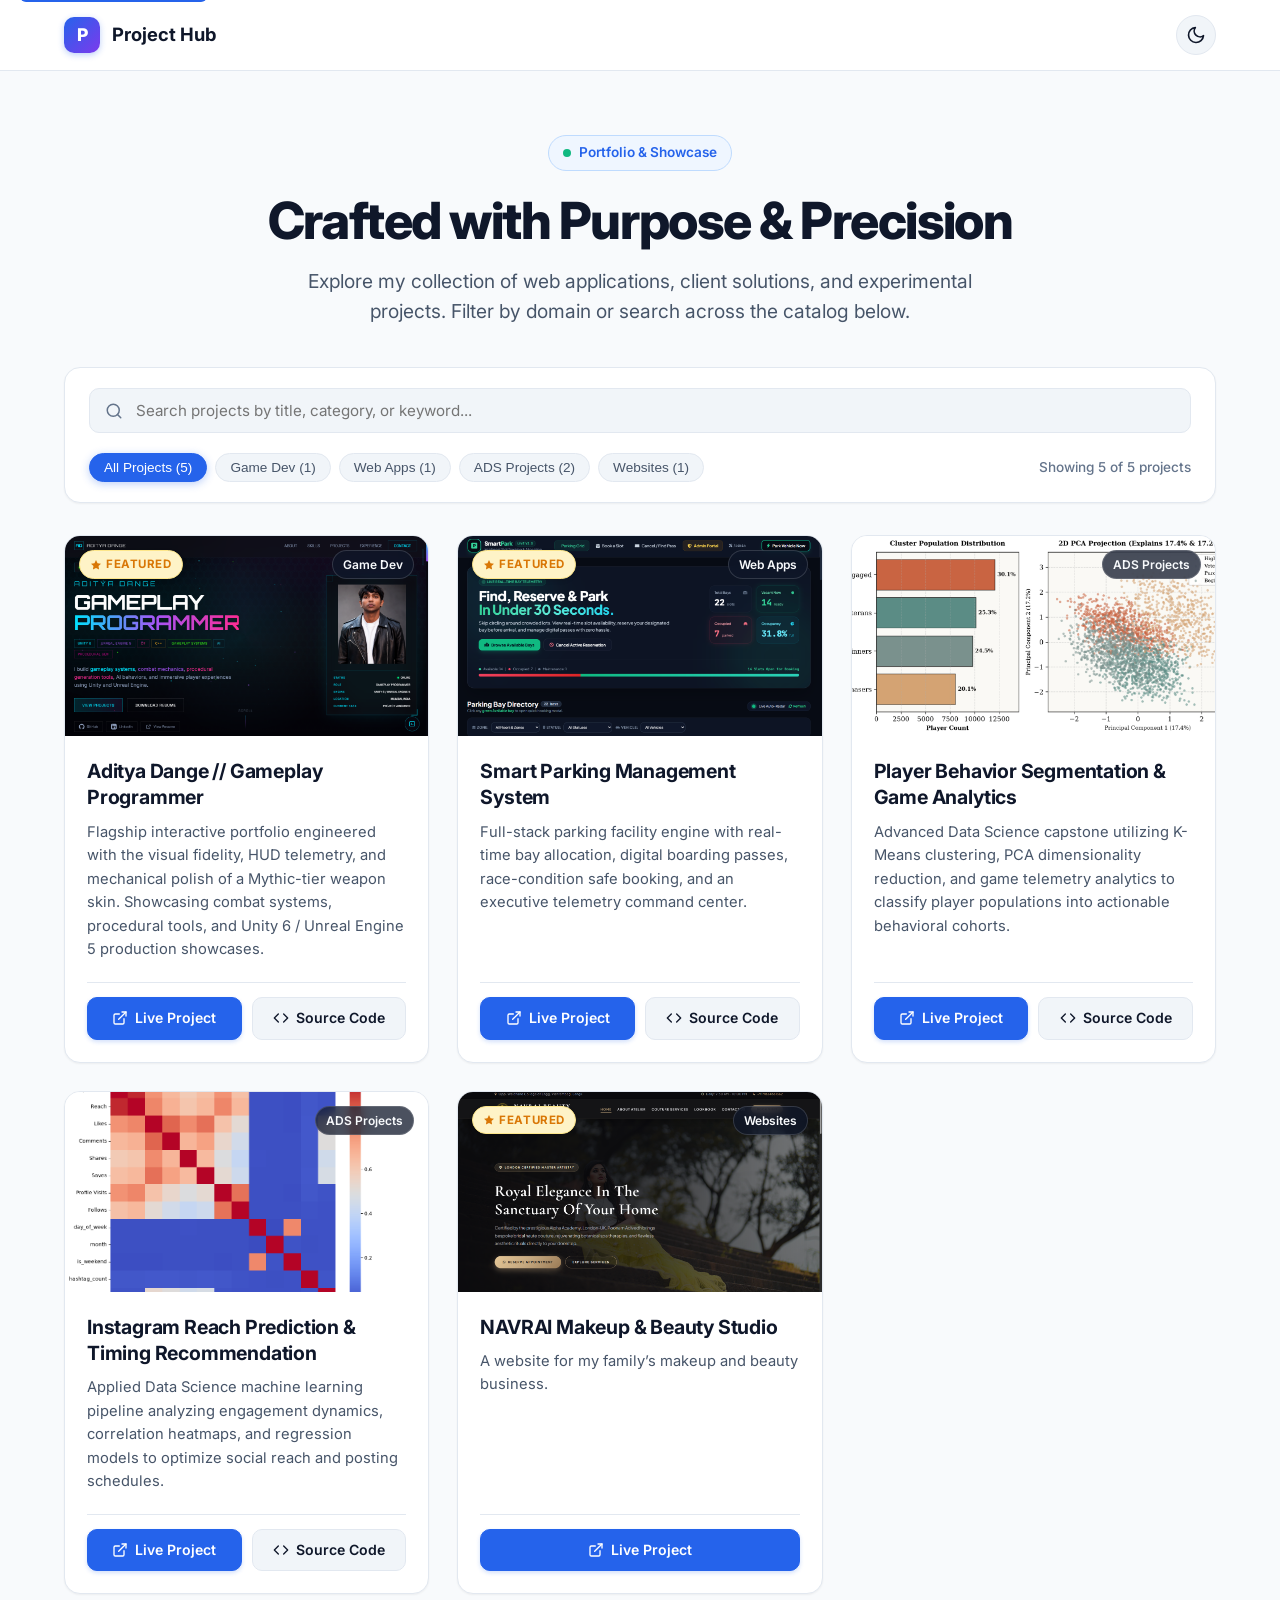
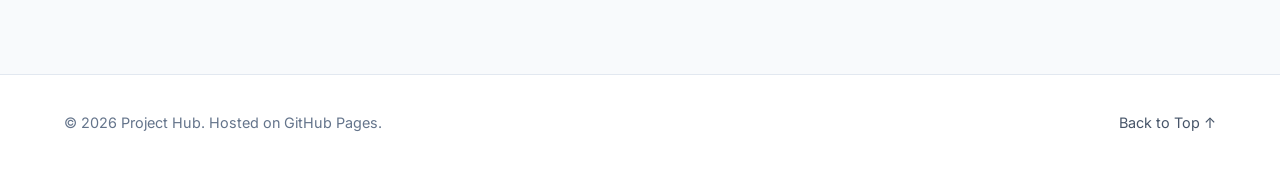
<file: index.html>
<!DOCTYPE html>
<html lang="en">
<head>
  <meta charset="UTF-8">
  <meta name="viewport" content="width=device-width, initial-scale=1.0">
  <meta name="description" content="Personal Project Hub — A curated portfolio of web applications, tools, and digital experiences.">
  <title>Project Hub — Portfolio & Showcase</title>

  <!-- Preconnect to Google Fonts -->
  <link rel="preconnect" href="https://fonts.googleapis.com">
  <link rel="preconnect" href="https://fonts.gstatic.com" crossorigin>
  <link href="https://fonts.googleapis.com/css2?family=Inter:wght@400;500;600;700;800&family=JetBrains+Mono:wght@400;500&display=swap" rel="stylesheet">

  <!-- Relative Stylesheet Link for GitHub Pages subpath compatibility -->
  <link rel="stylesheet" href="assets/css/styles.css">
</head>
<body>
  <!-- Accessible Skip Link -->
  <a href="#main-content" class="skip-link">Skip to main content</a>

  <!-- Header -->
  <header class="site-header">
    <div class="container header-content">
      <a href="./" class="brand" aria-label="Project Hub Home">
        <div class="brand-icon" aria-hidden="true">P</div>
        <span>Project Hub</span>
      </a>

      <div class="header-controls">
        <button type="button" class="theme-toggle-btn" id="theme-toggle-btn" aria-label="Toggle theme">
          <!-- Injected via JavaScript based on active theme -->
        </button>
      </div>
    </div>
  </header>

  <!-- Main Content Area -->
  <main id="main-content">
    <!-- Hero Section -->
    <section class="hero-section">
      <div class="container">
        <div class="hero-badge">
          <span style="display:inline-block; width:8px; height:8px; border-radius:50%; background:#10B981;"></span>
          Portfolio &amp; Showcase
        </div>
        <h1 class="hero-title">Crafted with Purpose &amp; Precision</h1>
        <p class="hero-subtitle">
          Explore my collection of web applications, client solutions, and experimental projects.
          Filter by domain or search across the catalog below.
        </p>
      </div>
    </section>

    <!-- Toolbar: Search & Filter -->
    <section class="toolbar-section">
      <div class="container">
        <div class="toolbar-card">
          <!-- Search input -->
          <div class="search-box-wrap">
            <svg class="search-icon" width="18" height="18" viewBox="0 0 24 24" fill="none" stroke="currentColor" stroke-width="2" stroke-linecap="round" stroke-linejoin="round" aria-hidden="true">
              <circle cx="11" cy="11" r="8"></circle>
              <line x1="21" y1="21" x2="16.65" y2="16.65"></line>
            </svg>
            <input type="text" 
                   id="search-input" 
                   class="search-input" 
                   placeholder="Search projects by title, category, or keyword..." 
                   aria-label="Search projects">
            <button type="button" id="clear-search-btn" class="clear-search-btn" aria-label="Clear search query">&times;</button>
          </div>

          <!-- Category filter & counter -->
          <div class="filter-row">
            <div class="category-chips" id="category-chips" role="toolbar" aria-label="Category filters">
              <!-- Dynamically populated from data/projects.json -->
            </div>
            <div class="results-counter" id="results-counter" aria-live="polite">
              Loading projects...
            </div>
          </div>
        </div>
      </div>
    </section>

    <!-- Projects Grid Section -->
    <section class="projects-section">
      <div class="container">
        <div class="projects-grid" id="projects-grid" aria-label="Project cards list">
          <!-- Dynamically populated from data/projects.json -->
        </div>
      </div>
    </section>
  </main>

  <!-- Site Footer -->
  <footer class="site-footer">
    <div class="container footer-content">
      <div>
        &copy; <span id="current-year">2026</span> Project Hub. Hosted on GitHub Pages.
      </div>
      <div class="footer-links">
        <a href="#main-content" class="footer-link">Back to Top &uarr;</a>
      </div>
    </div>
  </footer>

  <script>
    document.getElementById('current-year').textContent = new Date().getFullYear();
  </script>

  <!-- Relative JavaScript Link -->
  <script src="assets/js/main.js"></script>
</body>
</html>
</file>
<file: assets/css/styles.css>
/* ==========================================================================
   Project Hub - Stylesheet
   Modern, responsive, accessible portfolio index for GitHub Pages
   ========================================================================== */

:root {
  --font-sans: 'Inter', -apple-system, BlinkMacSystemFont, 'Segoe UI', Roboto, Helvetica, Arial, sans-serif;
  --font-mono: 'JetBrains Mono', 'Fira Code', Consolas, Monaco, monospace;

  /* Light Theme (Default) */
  --bg-primary: #F8FAFC;
  --bg-surface: #FFFFFF;
  --bg-surface-elevated: #FFFFFF;
  --bg-surface-subtle: #F1F5F9;
  --border-color: #E2E8F0;
  --border-focus: #3B82F6;
  
  --text-primary: #0F172A;
  --text-secondary: #475569;
  --text-muted: #64748B;
  
  --primary: #2563EB;
  --primary-hover: #1D4ED8;
  --primary-light: #EFF6FF;
  --primary-border: #BFDBFE;

  --accent-gold: #D97706;
  --accent-gold-bg: #FEF3C7;
  --accent-gold-border: #FDE68A;

  --badge-bg: #F1F5F9;
  --badge-text: #334155;
  --badge-border: #CBD5E1;

  --shadow-sm: 0 1px 2px 0 rgba(0, 0, 0, 0.05);
  --shadow-md: 0 4px 6px -1px rgba(0, 0, 0, 0.07), 0 2px 4px -2px rgba(0, 0, 0, 0.05);
  --shadow-lg: 0 10px 15px -3px rgba(0, 0, 0, 0.08), 0 4px 6px -4px rgba(0, 0, 0, 0.04);
  --shadow-hover: 0 20px 25px -5px rgba(0, 0, 0, 0.1), 0 8px 10px -6px rgba(0, 0, 0, 0.06);

  --radius-sm: 6px;
  --radius-md: 10px;
  --radius-lg: 16px;
  --radius-pill: 9999px;

  --transition-fast: 150ms ease;
  --transition-normal: 250ms ease;
}

[data-theme="dark"] {
  --bg-primary: #0B0F19;
  --bg-surface: #111827;
  --bg-surface-elevated: #1F2937;
  --bg-surface-subtle: #1E293B;
  --border-color: #1F2937;
  --border-focus: #60A5FA;

  --text-primary: #F9FAFB;
  --text-secondary: #CBD5E1;
  --text-muted: #94A3B8;

  --primary: #3B82F6;
  --primary-hover: #60A5FA;
  --primary-light: rgba(59, 130, 246, 0.15);
  --primary-border: rgba(59, 130, 246, 0.3);

  --accent-gold: #FBBF24;
  --accent-gold-bg: rgba(245, 158, 11, 0.15);
  --accent-gold-border: rgba(245, 158, 11, 0.3);

  --badge-bg: #1E293B;
  --badge-text: #E2E8F0;
  --badge-border: #334155;

  --shadow-sm: 0 1px 2px 0 rgba(0, 0, 0, 0.3);
  --shadow-md: 0 4px 6px -1px rgba(0, 0, 0, 0.4);
  --shadow-lg: 0 10px 15px -3px rgba(0, 0, 0, 0.5);
  --shadow-hover: 0 20px 25px -5px rgba(0, 0, 0, 0.6);
}

/* Base Resets */
*, *::before, *::after {
  box-sizing: border-box;
  margin: 0;
  padding: 0;
}

html {
  font-size: 16px;
  scroll-behavior: smooth;
}

body {
  font-family: var(--font-sans);
  background-color: var(--bg-primary);
  color: var(--text-primary);
  line-height: 1.6;
  min-height: 100vh;
  display: flex;
  flex-direction: column;
  -webkit-font-smoothing: antialiased;
  -moz-osx-font-smoothing: grayscale;
  transition: background-color var(--transition-normal), color var(--transition-normal);
}

/* Accessibility */
:focus-visible {
  outline: 2px solid var(--border-focus);
  outline-offset: 2px;
}

.skip-link {
  position: absolute;
  top: -40px;
  left: 20px;
  background: var(--primary);
  color: #FFFFFF;
  padding: 8px 16px;
  z-index: 1000;
  border-radius: var(--radius-sm);
  font-weight: 500;
  text-decoration: none;
  transition: top var(--transition-fast);
}

.skip-link:focus {
  top: 15px;
}

/* Layout Container */
.container {
  width: 100%;
  max-width: 1200px;
  margin: 0 auto;
  padding: 0 24px;
}

/* Header & Navigation */
.site-header {
  background-color: var(--bg-surface);
  border-bottom: 1px solid var(--border-color);
  position: sticky;
  top: 0;
  z-index: 50;
  backdrop-filter: blur(10px);
  transition: background-color var(--transition-normal), border-color var(--transition-normal);
}

.header-content {
  display: flex;
  align-items: center;
  justify-content: space-between;
  height: 70px;
}

.brand {
  display: flex;
  align-items: center;
  gap: 12px;
  text-decoration: none;
  color: var(--text-primary);
  font-weight: 700;
  font-size: 1.15rem;
}

.brand-icon {
  width: 36px;
  height: 36px;
  border-radius: var(--radius-md);
  background: linear-gradient(135deg, #2563EB, #7C3AED);
  color: #FFFFFF;
  display: flex;
  align-items: center;
  justify-content: center;
  font-weight: 800;
  font-size: 1.1rem;
  box-shadow: 0 2px 6px rgba(37, 99, 235, 0.3);
}

.header-controls {
  display: flex;
  align-items: center;
  gap: 12px;
}

.theme-toggle-btn {
  background: var(--bg-surface-subtle);
  border: 1px solid var(--border-color);
  color: var(--text-primary);
  width: 40px;
  height: 40px;
  border-radius: var(--radius-pill);
  display: flex;
  align-items: center;
  justify-content: center;
  cursor: pointer;
  transition: all var(--transition-fast);
}

.theme-toggle-btn:hover {
  background: var(--border-color);
  transform: rotate(15deg);
}

/* Hero Section */
.hero-section {
  padding: 64px 0 40px;
  text-align: center;
}

.hero-badge {
  display: inline-flex;
  align-items: center;
  gap: 8px;
  padding: 6px 14px;
  background: var(--primary-light);
  border: 1px solid var(--primary-border);
  color: var(--primary);
  border-radius: var(--radius-pill);
  font-size: 0.85rem;
  font-weight: 600;
  margin-bottom: 20px;
}

.hero-title {
  font-size: clamp(2.2rem, 5vw, 3.2rem);
  font-weight: 800;
  letter-spacing: -0.03em;
  line-height: 1.15;
  margin-bottom: 16px;
  color: var(--text-primary);
}

.hero-subtitle {
  font-size: clamp(1rem, 2.5vw, 1.2rem);
  color: var(--text-secondary);
  max-width: 680px;
  margin: 0 auto;
  line-height: 1.6;
}

/* Toolbar: Search & Filter */
.toolbar-section {
  padding-bottom: 32px;
}

.toolbar-card {
  background: var(--bg-surface);
  border: 1px solid var(--border-color);
  border-radius: var(--radius-lg);
  padding: 20px 24px;
  box-shadow: var(--shadow-sm);
  display: flex;
  flex-direction: column;
  gap: 20px;
  transition: all var(--transition-normal);
}

.search-box-wrap {
  position: relative;
  width: 100%;
}

.search-icon {
  position: absolute;
  left: 16px;
  top: 50%;
  transform: translateY(-50%);
  color: var(--text-muted);
  pointer-events: none;
}

.search-input {
  width: 100%;
  padding: 12px 42px 12px 46px;
  border-radius: var(--radius-md);
  border: 1px solid var(--border-color);
  background: var(--bg-surface-subtle);
  color: var(--text-primary);
  font-family: inherit;
  font-size: 0.95rem;
  transition: all var(--transition-fast);
}

.search-input:focus {
  background: var(--bg-surface);
  border-color: var(--primary);
  box-shadow: 0 0 0 3px var(--primary-light);
}

.clear-search-btn {
  position: absolute;
  right: 14px;
  top: 50%;
  transform: translateY(-50%);
  background: transparent;
  border: none;
  color: var(--text-muted);
  cursor: pointer;
  font-size: 1.1rem;
  padding: 4px;
  display: none;
  line-height: 1;
}

.clear-search-btn.active {
  display: block;
}

.clear-search-btn:hover {
  color: var(--text-primary);
}

/* Category Filters */
.filter-row {
  display: flex;
  align-items: center;
  justify-content: space-between;
  flex-wrap: wrap;
  gap: 16px;
}

.category-chips {
  display: flex;
  flex-wrap: wrap;
  gap: 8px;
}

.filter-chip {
  background: var(--bg-surface-subtle);
  border: 1px solid var(--border-color);
  color: var(--text-secondary);
  padding: 6px 14px;
  border-radius: var(--radius-pill);
  font-size: 0.85rem;
  font-weight: 500;
  cursor: pointer;
  transition: all var(--transition-fast);
  user-select: none;
}

.filter-chip:hover {
  background: var(--border-color);
  color: var(--text-primary);
}

.filter-chip.active {
  background: var(--primary);
  border-color: var(--primary);
  color: #FFFFFF;
  box-shadow: 0 2px 8px rgba(37, 99, 235, 0.3);
}

.results-counter {
  font-size: 0.85rem;
  color: var(--text-muted);
  font-weight: 500;
}

/* Projects Grid */
.projects-section {
  padding-bottom: 80px;
  flex: 1;
}

.projects-grid {
  display: grid;
  grid-template-columns: repeat(auto-fill, minmax(330px, 1fr));
  gap: 28px;
}

/* Project Card */
.project-card {
  background: var(--bg-surface);
  border: 1px solid var(--border-color);
  border-radius: var(--radius-lg);
  overflow: hidden;
  box-shadow: var(--shadow-sm);
  display: flex;
  flex-direction: column;
  transition: transform var(--transition-normal), box-shadow var(--transition-normal), border-color var(--transition-normal);
  position: relative;
}

.project-card:hover {
  transform: translateY(-4px);
  box-shadow: var(--shadow-hover);
  border-color: var(--primary-border);
}

/* Project Card Media */
.card-media {
  position: relative;
  width: 100%;
  height: 200px;
  background: var(--bg-surface-subtle);
  overflow: hidden;
}

.card-img {
  width: 100%;
  height: 100%;
  object-fit: cover;
  transition: transform var(--transition-normal);
  display: block;
}

.project-card:hover .card-img {
  transform: scale(1.03);
}

/* Fallback Media Placeholder */
.fallback-placeholder {
  width: 100%;
  height: 100%;
  display: flex;
  flex-direction: column;
  align-items: center;
  justify-content: center;
  background: linear-gradient(135deg, #1E293B 0%, #0F172A 100%);
  color: #94A3B8;
  position: relative;
  padding: 20px;
  text-align: center;
}

.fallback-placeholder::before {
  content: "";
  position: absolute;
  inset: 0;
  background-image: radial-gradient(rgba(255, 255, 255, 0.08) 1px, transparent 1px);
  background-size: 16px 16px;
  pointer-events: none;
}

.fallback-icon {
  width: 48px;
  height: 48px;
  border-radius: var(--radius-md);
  background: rgba(255, 255, 255, 0.08);
  border: 1px solid rgba(255, 255, 255, 0.12);
  display: flex;
  align-items: center;
  justify-content: center;
  margin-bottom: 8px;
  color: #38BDF8;
}

.fallback-tag {
  font-size: 0.75rem;
  letter-spacing: 0.05em;
  text-transform: uppercase;
  color: #94A3B8;
  font-family: var(--font-mono);
  font-weight: 500;
}

/* Card Badges */
.card-badges {
  position: absolute;
  top: 14px;
  left: 14px;
  right: 14px;
  display: flex;
  justify-content: space-between;
  align-items: center;
  pointer-events: none;
  z-index: 2;
}

.badge-featured {
  background: var(--accent-gold-bg);
  border: 1px solid var(--accent-gold-border);
  color: var(--accent-gold);
  font-size: 0.72rem;
  font-weight: 700;
  text-transform: uppercase;
  letter-spacing: 0.05em;
  padding: 4px 10px;
  border-radius: var(--radius-pill);
  box-shadow: 0 2px 4px rgba(0, 0, 0, 0.1);
  display: inline-flex;
  align-items: center;
  gap: 4px;
}

.badge-category {
  background: rgba(15, 23, 42, 0.75);
  backdrop-filter: blur(6px);
  border: 1px solid rgba(255, 255, 255, 0.15);
  color: #F8FAFC;
  font-size: 0.75rem;
  font-weight: 600;
  padding: 4px 10px;
  border-radius: var(--radius-pill);
  margin-left: auto;
}

/* Card Content */
.card-body {
  padding: 22px;
  display: flex;
  flex-direction: column;
  flex: 1;
}

.card-title {
  font-size: 1.22rem;
  font-weight: 700;
  letter-spacing: -0.01em;
  color: var(--text-primary);
  margin-bottom: 10px;
  line-height: 1.35;
}

.card-desc {
  font-size: 0.92rem;
  color: var(--text-secondary);
  line-height: 1.6;
  margin-bottom: 20px;
  flex: 1;
}

/* Card Actions */
.card-actions {
  display: flex;
  align-items: center;
  gap: 10px;
  padding-top: 14px;
  border-top: 1px solid var(--border-color);
}

.btn {
  display: inline-flex;
  align-items: center;
  justify-content: center;
  gap: 7px;
  font-family: inherit;
  font-size: 0.88rem;
  font-weight: 600;
  padding: 9px 16px;
  border-radius: var(--radius-md);
  text-decoration: none;
  cursor: pointer;
  transition: all var(--transition-fast);
  flex: 1;
  text-align: center;
}

.btn-primary {
  background: var(--primary);
  color: #FFFFFF;
  border: 1px solid var(--primary);
  box-shadow: 0 2px 4px rgba(37, 99, 235, 0.2);
}

.btn-primary:hover {
  background: var(--primary-hover);
  border-color: var(--primary-hover);
}

.btn-secondary {
  background: var(--bg-surface-subtle);
  color: var(--text-primary);
  border: 1px solid var(--border-color);
}

.btn-secondary:hover {
  background: var(--border-color);
}

/* Empty State */
.empty-state {
  text-align: center;
  padding: 60px 20px;
  background: var(--bg-surface);
  border: 1px dashed var(--border-color);
  border-radius: var(--radius-lg);
  grid-column: 1 / -1;
}

.empty-state-icon {
  font-size: 2.8rem;
  margin-bottom: 12px;
  opacity: 0.7;
}

.empty-state-title {
  font-size: 1.25rem;
  font-weight: 700;
  margin-bottom: 6px;
  color: var(--text-primary);
}

.empty-state-desc {
  font-size: 0.92rem;
  color: var(--text-secondary);
  margin-bottom: 20px;
}

.btn-reset {
  display: inline-flex;
  padding: 8px 18px;
  background: var(--primary);
  color: #FFFFFF;
  border: none;
  border-radius: var(--radius-md);
  font-size: 0.85rem;
  font-weight: 600;
  cursor: pointer;
}

/* Site Footer */
.site-footer {
  background: var(--bg-surface);
  border-top: 1px solid var(--border-color);
  padding: 36px 0;
  margin-top: auto;
  font-size: 0.9rem;
  color: var(--text-muted);
}

.footer-content {
  display: flex;
  align-items: center;
  justify-content: space-between;
  flex-wrap: wrap;
  gap: 16px;
}

.footer-links {
  display: flex;
  gap: 20px;
}

.footer-link {
  color: var(--text-secondary);
  text-decoration: none;
  transition: color var(--transition-fast);
}

.footer-link:hover {
  color: var(--primary);
}

/* Responsive adjustments */
@media (max-width: 768px) {
  .hero-section {
    padding: 44px 0 28px;
  }

  .toolbar-card {
    padding: 16px;
  }

  .filter-row {
    flex-direction: column;
    align-items: flex-start;
  }

  .category-chips {
    width: 100%;
    overflow-x: auto;
    padding-bottom: 4px;
    flex-wrap: nowrap;
    -webkit-overflow-scrolling: touch;
  }

  .filter-chip {
    white-space: nowrap;
  }

  .projects-grid {
    grid-template-columns: 1fr;
    gap: 20px;
  }

  .footer-content {
    flex-direction: column;
    text-align: center;
    justify-content: center;
  }
}
</file>
